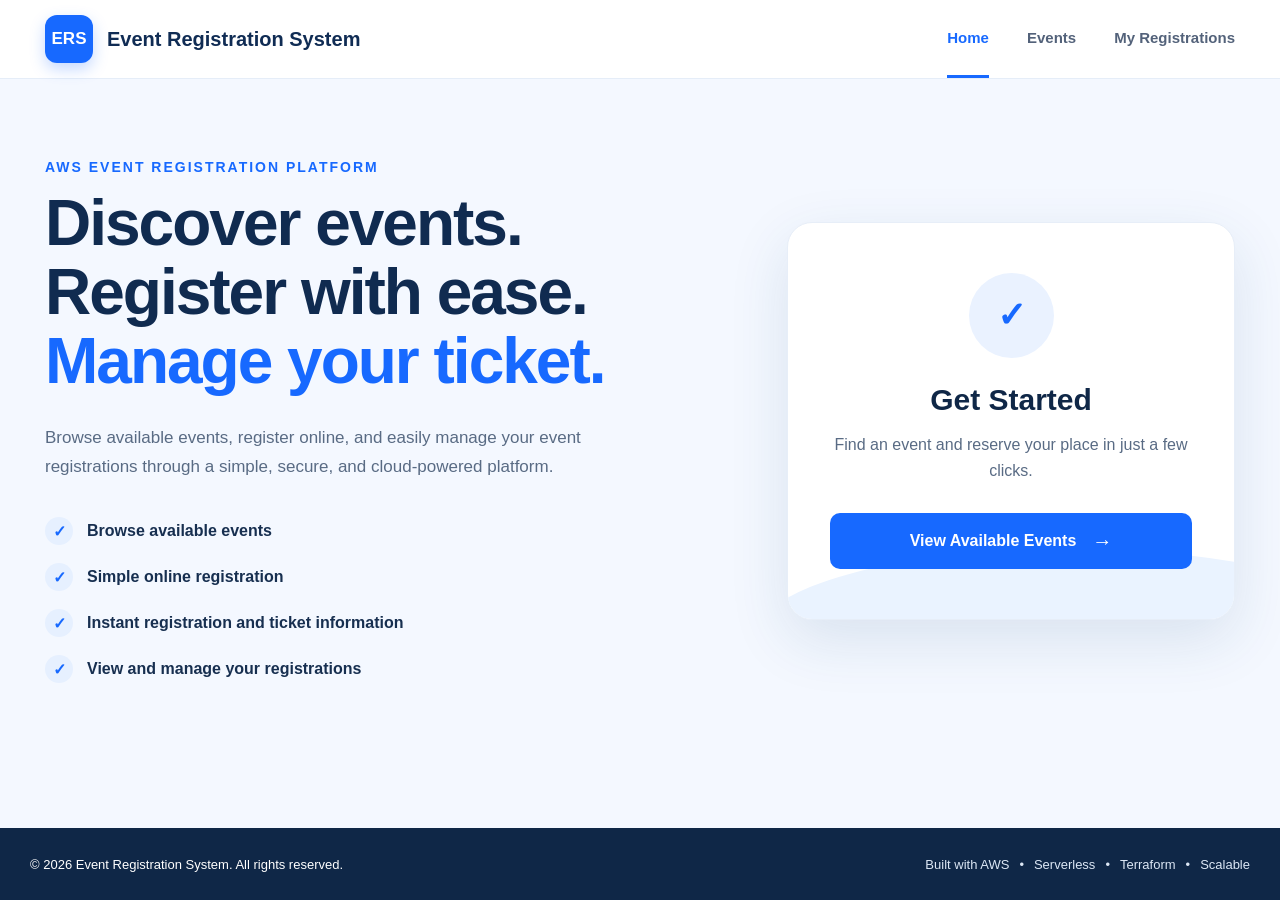
<file: frontend/index.html>
<!DOCTYPE html>
<html lang="en">
<head>
    <meta charset="UTF-8">
    <meta name="viewport" content="width=device-width, initial-scale=1.0">
    <title>Event Registration System</title>
    <link rel="stylesheet" href="css/styles.css">
</head>

<body>

<header class="navbar">
    <div class="nav-container">

        <a href="index.html" class="brand">
            <span class="brand-logo">ERS</span>
            <span>Event Registration System</span>
        </a>

        <nav class="nav-links">
            <a href="index.html" class="active">Home</a>
            <a href="events.html">Events</a>
            <a href="registrations.html">My Registrations</a>
        </nav>

    </div>
</header>


<main>

    <section class="hero">

        <div class="hero-content">

            <p class="eyebrow">AWS EVENT REGISTRATION PLATFORM</p>

            <h1>
                Discover events.<br>
                Register with ease.<br>
                <span>Manage your ticket.</span>
            </h1>

            <p class="hero-description">
                Browse available events, register online, and easily manage
                your event registrations through a simple, secure, and
                cloud-powered platform.
            </p>

            <div class="feature-list">

                <div class="feature-item">
                    <span class="feature-icon">✓</span>
                    <span>Browse available events</span>
                </div>

                <div class="feature-item">
                    <span class="feature-icon">✓</span>
                    <span>Simple online registration</span>
                </div>

                <div class="feature-item">
                    <span class="feature-icon">✓</span>
                    <span>Instant registration and ticket information</span>
                </div>

                <div class="feature-item">
                    <span class="feature-icon">✓</span>
                    <span>View and manage your registrations</span>
                </div>

            </div>

        </div>


        <div class="get-started-card">

            <div class="card-icon">✓</div>

            <h2>Get Started</h2>

            <p>
                Find an event and reserve your place
                in just a few clicks.
            </p>

            <a href="events.html" class="primary-button">
                View Available Events
                <span>→</span>
            </a>

        </div>

    </section>

</main>


<footer class="footer">

    <div>
        © 2026 Event Registration System. All rights reserved.
    </div>

    <div class="footer-right">
        Built with AWS
        <span>•</span>
        Serverless
        <span>•</span>
        Terraform
        <span>•</span>
        Scalable
    </div>

</footer>

</body>
</html>
</file>
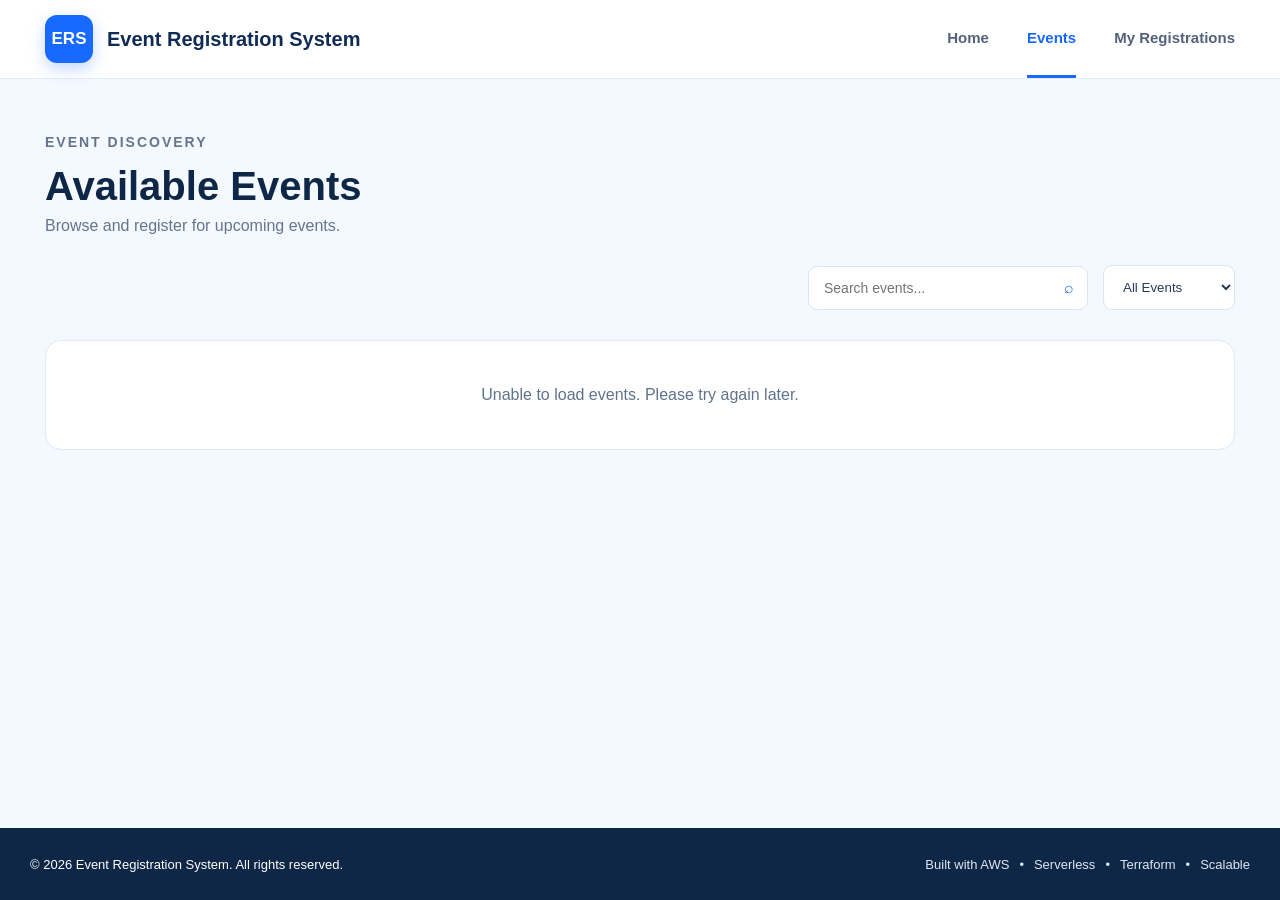
<file: frontend/events.html>
<!DOCTYPE html>
<html lang="en">
<head>
    <meta charset="UTF-8">
    <meta name="viewport" content="width=device-width, initial-scale=1.0">

    <title>Available Events - Event Registration System</title>

    <link rel="stylesheet" href="css/styles.css">
</head>

<body>

<header class="navbar">

    <div class="nav-container">

        <a href="index.html" class="brand">
            <span class="brand-logo">ERS</span>
            <span>Event Registration System</span>
        </a>

        <nav class="nav-links">
            <a href="index.html">Home</a>
            <a href="events.html" class="active">Events</a>
            <a href="registrations.html">My Registrations</a>
        </nav>

    </div>

</header>


<main class="events-page">

    <section class="page-heading">

        <div>

            <p class="eyebrow">EVENT DISCOVERY</p>

            <h1>Available Events</h1>

            <p>
                Browse and register for upcoming events.
            </p>

        </div>

    </section>


    <section class="events-toolbar">

        <div class="search-box">

            <input
                type="text"
                id="eventSearch"
                placeholder="Search events..."
            >

            <span>⌕</span>

        </div>

        <select id="eventFilter">
            <option value="all">All Events</option>
        </select>

    </section>


    <section>

        <div id="events-container" class="events-grid">

            <div class="loading">
                Loading available events...
            </div>

        </div>

    </section>

</main>


<footer class="footer">

    <div>
        © 2026 Event Registration System. All rights reserved.
    </div>

    <div class="footer-right">
        Built with AWS
        <span>•</span>
        Serverless
        <span>•</span>
        Terraform
        <span>•</span>
        Scalable
    </div>

</footer>


<script src="js/config.js"></script>
<script src="js/api.js"></script>
<script src="js/events.js"></script>

</body>
</html>
</file>
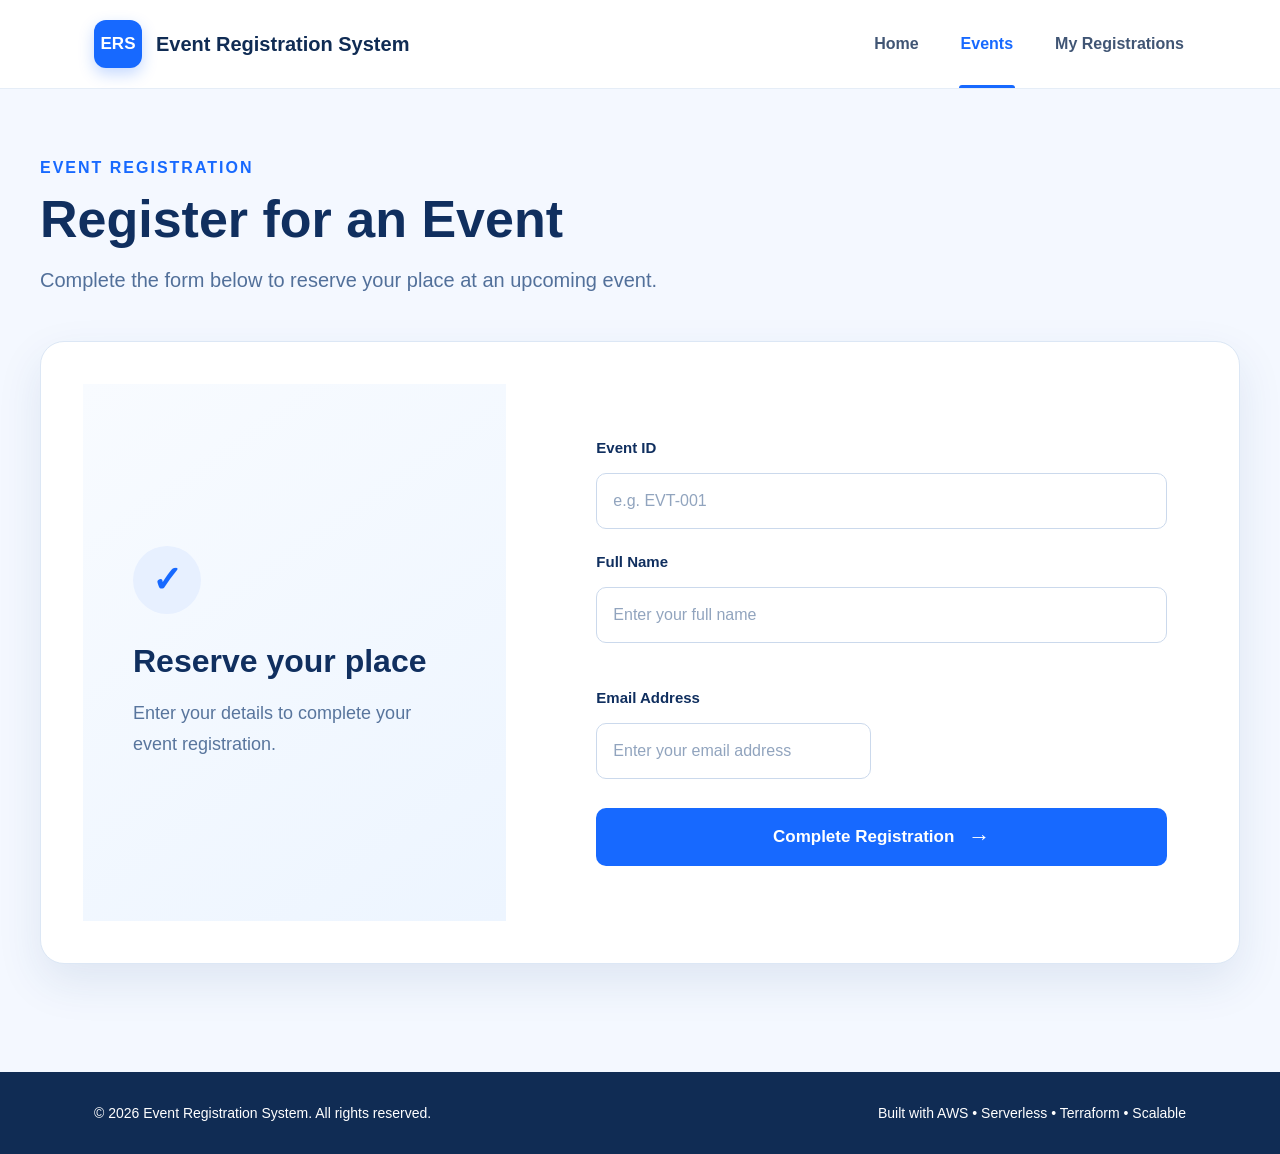
<file: frontend/register.html>
<!DOCTYPE html>
<html lang="en">

<head>
    <meta charset="UTF-8">
    <meta name="viewport" content="width=device-width, initial-scale=1.0">

    <title>Register for Event | Event Registration System</title>

    <link rel="stylesheet" href="css/styles.css">
</head>

<body>

    <!-- HEADER -->
    <header class="site-header">
        <div class="header-inner">

            <a href="index.html" class="brand">
                <div class="brand-logo">ERS</div>
                <span>Event Registration System</span>
            </a>

            <nav class="main-nav">
                <a href="index.html">Home</a>
                <a href="events.html" class="active">Events</a>
                <a href="registrations.html">My Registrations</a>
            </nav>

        </div>
    </header>


    <!-- MAIN CONTENT -->
    <main class="registration-page">

        <div class="registration-container">

            <!-- PAGE INTRO -->
            <section class="registration-intro">

                <span class="section-label">
                    EVENT REGISTRATION
                </span>

                <h1>Register for an Event</h1>

                <p>
                    Complete the form below to reserve your place
                    at an upcoming event.
                </p>

            </section>


            <!-- REGISTRATION CARD -->
            <section class="registration-card">

                <!-- LEFT SIDE -->
                <div class="registration-info">

                    <div class="registration-icon">
                        ✓
                    </div>

                    <h2>Reserve your place</h2>

                    <p>
                        Enter your details to complete
                        your event registration.
                    </p>

                </div>


                <!-- RIGHT SIDE / FORM -->
                <div class="registration-form">

                    <div class="form-group">
                        <label for="event_id">
                            Event ID
                        </label>

                        <input
                            type="text"
                            id="event_id"
                            name="event_id"
                            placeholder="e.g. EVT-001"
                            required
                        >
                    </div>


                    <div class="form-row">

                        <div class="form-group">
                            <label for="full_name">
                                Full Name
                            </label>

                            <input
                                type="text"
                                id="full_name"
                                name="full_name"
                                placeholder="Enter your full name"
                                required
                            >
                        </div>


                        <div class="form-group">
                            <label for="email">
                                Email Address
                            </label>

                            <input
                                type="email"
                                id="email"
                                name="email"
                                placeholder="Enter your email address"
                                required
                            >
                        </div>

                    </div>


                    <button
                        type="button"
                        class="registration-submit"
                        onclick="registerEvent()"
                    >
                        <span>Complete Registration</span>
                        <span class="button-arrow">→</span>
                    </button>


                    <!-- API RESPONSE -->
                    <div
                        id="registration-message"
                        class="registration-message"
                    ></div>

                </div>

            </section>

        </div>

    </main>


    <!-- FOOTER -->
    <footer class="site-footer">

        <div class="footer-inner">

            <p>
                © 2026 Event Registration System.
                All rights reserved.
            </p>

            <p>
                Built with AWS
                <span>•</span>
                Serverless
                <span>•</span>
                Terraform
                <span>•</span>
                Scalable
            </p>

        </div>

    </footer>


    <!-- JAVASCRIPT -->
    <script src="js/config.js"></script>
    <script src="js/api.js"></script>
    <script src="js/register.js"></script>

</body>

</html>
</file>
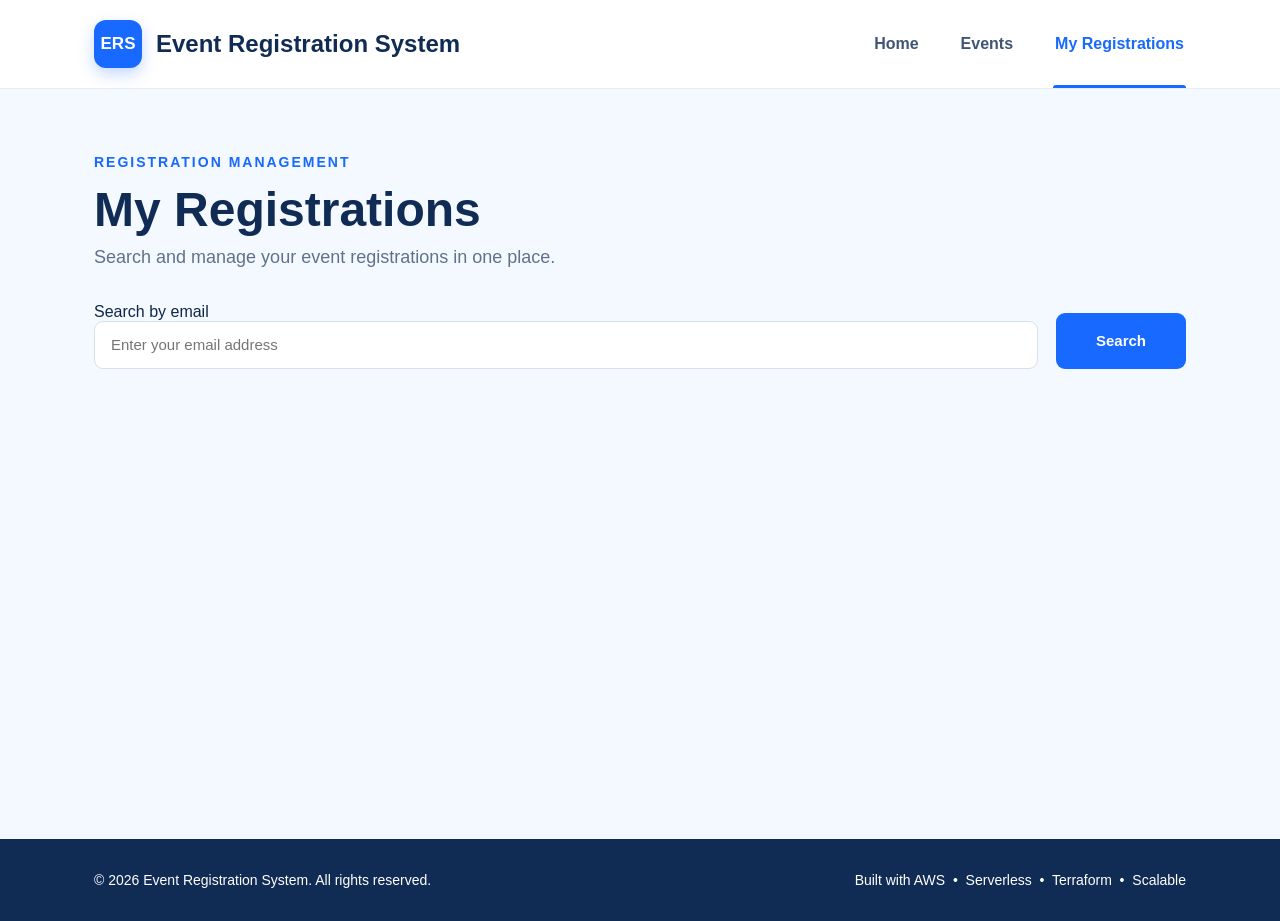
<file: frontend/registrations.html>
<!DOCTYPE html>
<html lang="en">

<head>
    <meta charset="UTF-8">
    <meta name="viewport" content="width=device-width, initial-scale=1.0">

    <title>My Registrations | Event Registration System</title>

    <link rel="stylesheet" href="css/styles.css">
</head>

<body>

<header class="site-header">

    <div class="header-inner">

        <a href="index.html" class="brand">
            <span class="brand-logo">ERS</span>
            <span class="brand-name">Event Registration System</span>
        </a>

        <nav class="main-nav">
            <a href="index.html">Home</a>
            <a href="events.html">Events</a>
            <a href="registrations.html" class="active">
                My Registrations
            </a>
        </nav>

    </div>

</header>


<main class="registrations-page">

    <section class="page-hero">

        <div class="page-hero-content">

            <span class="eyebrow">
                REGISTRATION MANAGEMENT
            </span>

            <h1>
                My Registrations
            </h1>

            <p>
                Search and manage your event registrations in one place.
            </p>

        </div>

    </section>


    <section class="registration-search">

        <div class="search-content">

            <div class="search-field">

                <label for="email">
                    Search by email
                </label>

                <input
                    type="email"
                    id="email"
                    placeholder="Enter your email address"
                >

            </div>

            <button
                type="button"
                class="primary-button"
                onclick="loadRegistrations()"
            >
                Search
            </button>

        </div>

    </section>


    <section class="registrations-results">

        <div id="registrations-container">

        </div>

    </section>

</main>


<footer class="site-footer">

    <div class="footer-inner">

        <span>
            © 2026 Event Registration System. All rights reserved.
        </span>

        <span>
            Built with AWS&nbsp; &bull; &nbsp;Serverless&nbsp; &bull; &nbsp;Terraform&nbsp; &bull; &nbsp;Scalable
        </span>

    </div>

</footer>


<script src="js/config.js"></script>
<script src="js/api.js"></script>
<script src="js/registrations.js"></script>

</body>

</html>
</file>
<file: frontend/css/styles.css>
/* =========================================
   GLOBAL
========================================= */

* {
    box-sizing: border-box;
    margin: 0;
    padding: 0;
}

body {
    font-family: Arial, Helvetica, sans-serif;
    background: #f4f8ff;
    color: #0f2747;
    min-height: 100vh;
    display: flex;
    flex-direction: column;
}

a {
    text-decoration: none;
    color: inherit;
}

main {
    flex: 1;
}


/* =========================================
   NAVIGATION
========================================= */

.navbar {
    background: #ffffff;
    border-bottom: 1px solid #e5edf8;
    position: relative;
    z-index: 10;
}

.nav-container {
    max-width: 1250px;
    margin: auto;
    height: 78px;
    padding: 0 30px;

    display: flex;
    align-items: center;
    justify-content: space-between;
}

.brand {
    display: flex;
    align-items: center;
    gap: 14px;

    font-size: 20px;
    font-weight: 700;
    color: #102b50;
}

.brand-logo {
    width: 42px;
    height: 42px;

    display: flex;
    align-items: center;
    justify-content: center;

    background: #1769ff;
    color: white;

    border-radius: 10px;

    font-size: 15px;
    font-weight: 800;

    box-shadow: 0 6px 15px rgba(23, 105, 255, 0.25);
}

.nav-links {
    display: flex;
    align-items: center;
    gap: 38px;
    height: 100%;
}

.nav-links a {
    height: 100%;

    display: flex;
    align-items: center;

    font-size: 15px;
    font-weight: 600;

    color: #53627a;

    border-bottom: 3px solid transparent;

    transition: 0.2s ease;
}

.nav-links a:hover {
    color: #1769ff;
}

.nav-links a.active {
    color: #1769ff;
    border-bottom-color: #1769ff;
}


/* =========================================
   HOME PAGE
========================================= */

.hero {
    max-width: 1250px;
    margin: auto;

    min-height: 650px;

    padding: 80px 30px;

    display: grid;
    grid-template-columns: 1.2fr 0.8fr;
    gap: 70px;

    align-items: center;
}

.hero-content {
    max-width: 650px;
}

.eyebrow {
    color: #1769ff;
    font-size: 13px;
    font-weight: 800;
    letter-spacing: 1.5px;
    margin-bottom: 20px;
}

.hero h1 {
    font-size: clamp(42px, 5vw, 68px);
    line-height: 1.08;

    letter-spacing: -2px;

    margin-bottom: 28px;

    color: #102b50;
}

.hero h1 span {
    color: #1769ff;
}

.hero-description {
    max-width: 610px;

    font-size: 17px;
    line-height: 1.7;

    color: #596b84;

    margin-bottom: 35px;
}

.feature-list {
    display: flex;
    flex-direction: column;
    gap: 18px;
}

.feature-item {
    display: flex;
    align-items: center;
    gap: 14px;

    font-weight: 600;
    color: #172f50;
}

.feature-icon {
    width: 28px;
    height: 28px;

    display: flex;
    align-items: center;
    justify-content: center;

    border-radius: 50%;

    background: #e6f0ff;
    color: #1769ff;

    font-weight: 900;
}


/* =========================================
   GET STARTED CARD
========================================= */

.get-started-card {
    background: white;

    border-radius: 25px;

    padding: 50px 42px;

    text-align: center;

    box-shadow:
        0 20px 60px rgba(26, 70, 120, 0.12);

    border: 1px solid #e7eef8;

    position: relative;

    overflow: hidden;
}

.get-started-card::after {
    content: "";

    position: absolute;

    bottom: -100px;
    left: -30px;

    width: 140%;
    height: 170px;

    background: #eaf3ff;

    border-radius: 50% 50% 0 0;
}

.card-icon {
    width: 85px;
    height: 85px;

    margin: auto auto 25px;

    border-radius: 50%;

    background: #eaf2ff;
    color: #1769ff;

    display: flex;
    align-items: center;
    justify-content: center;

    font-size: 35px;
    font-weight: 900;
}

.get-started-card h2 {
    font-size: 30px;
    margin-bottom: 15px;
}

.get-started-card p {
    color: #596b84;
    line-height: 1.6;
    margin-bottom: 30px;
}

.primary-button {
    position: relative;
    z-index: 2;

    width: 100%;
    min-height: 56px;

    display: flex;
    align-items: center;
    justify-content: center;

    gap: 12px;

    padding: 0 24px;

    border-radius: 10px;
    border: none;

    background: #1769ff;
    color: #ffffff;

    font-size: 16px;
    font-weight: 700;

    text-decoration: none;
    white-space: nowrap;

    cursor: pointer;

    transition: 0.2s ease;
}

.primary-button:hover {
    background: #0754dc;
    transform: translateY(-2px);
}


/* =========================================
   EVENTS PAGE
========================================= */

.events-page {
    max-width: 1250px;
    margin: auto;

    width: 100%;

    padding: 55px 30px 80px;
}

.page-heading {
    margin-bottom: 30px;
}

.page-heading h1 {
    font-size: 40px;
    margin-bottom: 8px;
}

.page-heading p {
    color: #65758c;
}


/* =========================================
   EVENTS TOOLBAR
========================================= */

.events-toolbar {
    display: flex;
    justify-content: flex-end;
    align-items: center;

    gap: 15px;

    margin-bottom: 30px;
}

.search-box {
    position: relative;
    width: 280px;
}

.search-box input {
    width: 100%;

    padding: 13px 42px 13px 15px;

    border: 1px solid #dce5f1;
    border-radius: 9px;

    outline: none;

    background: white;

    font-size: 14px;
}

.search-box input:focus {
    border-color: #1769ff;
    box-shadow: 0 0 0 3px rgba(23, 105, 255, 0.1);
}

.search-box span {
    position: absolute;

    right: 14px;
    top: 50%;

    transform: translateY(-50%);

    color: #1769ff;
}

.events-toolbar select {
    padding: 13px 35px 13px 15px;

    border: 1px solid #dce5f1;
    border-radius: 9px;

    background: white;

    color: #273b57;

    outline: none;
}


/* =========================================
   EVENTS GRID
========================================= */

.events-grid {
    display: grid;

    grid-template-columns:
        repeat(3, minmax(0, 1fr));

    gap: 22px;
}


/* =========================================
   EVENT CARD
========================================= */

.event-card {
    background: white;

    border: 1px solid #e4ebf4;

    border-radius: 15px;

    overflow: hidden;

    box-shadow:
        0 8px 25px rgba(28, 66, 110, 0.07);

    transition: 0.2s ease;

    display: flex;
    flex-direction: column;
}

.event-card:hover {
    transform: translateY(-5px);

    box-shadow:
        0 15px 35px rgba(28, 66, 110, 0.12);
}



.event-content {
    padding: 22px;

    display: flex;
    flex-direction: column;

    flex: 1;
}

.event-content h2 {
    font-size: 19px;

    color: #122c50;

    margin-bottom: 10px;
}

.event-description {
    color: #65758c;

    font-size: 14px;

    line-height: 1.55;

    margin-bottom: 18px;
}

.event-info {
    display: flex;
    flex-direction: column;
    gap: 8px;

    color: #475b75;

    font-size: 13px;

    margin-bottom: 15px;
}

.event-id {
    display: inline-block;

    align-self: flex-start;

    padding: 5px 9px;

    border: 1px solid #1769ff;

    border-radius: 5px;

    color: #1769ff;

    font-size: 11px;

    font-weight: 700;

    margin-bottom: 20px;
}

.register-button {
    margin-top: auto;

    display: flex;
    align-items: center;
    justify-content: center;

    padding: 12px;

    border: 1px solid #1769ff;

    border-radius: 8px;

    color: #1769ff;

    font-weight: 700;

    background: white;

    transition: 0.2s ease;
}

.register-button:hover {
    background: #1769ff;
    color: white;
}


/* =========================================
   LOADING / EMPTY
========================================= */

.loading,
.empty-state {
    grid-column: 1 / -1;

    background: white;

    padding: 50px;

    text-align: center;

    border-radius: 15px;

    color: #65758c;
}


/* =========================================
   FOOTER
========================================= */

.footer {
    background: #0f2747;

    color: white;

    min-height: 72px;

    padding: 20px 30px;

    display: flex;

    align-items: center;
    justify-content: space-between;

    gap: 20px;

    font-size: 13px;
}

.footer-right {
    display: flex;
    gap: 10px;

    color: #dce7f5;
}


/* =========================================
   RESPONSIVE
========================================= */

@media (max-width: 900px) {

    .hero {
        grid-template-columns: 1fr;

        gap: 40px;

        padding-top: 50px;
    }

    .hero-content {
        max-width: 100%;
    }

    .events-grid {
        grid-template-columns: repeat(2, 1fr);
    }

}


@media (max-width: 650px) {

    .nav-container {
        height: auto;

        padding-top: 18px;
        padding-bottom: 18px;

        flex-direction: column;

        gap: 18px;
    }

    .nav-links {
        gap: 20px;

        height: 45px;
    }

    .hero {
        padding: 45px 20px;
    }

    .hero h1 {
        font-size: 42px;
    }

    .events-page {
        padding: 40px 20px;
    }

    .events-toolbar {
        flex-direction: column;
        align-items: stretch;
    }

    .search-box {
        width: 100%;
    }

    .events-grid {
        grid-template-columns: 1fr;
    }

    .footer {
        flex-direction: column;
        text-align: center;
    }

    .footer-right {
        flex-wrap: wrap;
        justify-content: center;
    }

}
/* =========================================================
   MY REGISTRATIONS PAGE
   ========================================================= */

.registrations-page {
    min-height: calc(100vh - 150px);
    background: #f4f8ff;
    padding-bottom: 70px;
}


/* ---------- Page Hero ---------- */

.page-hero {
    max-width: 1140px;
    margin: 0 auto;
    padding: 65px 24px 35px;
}

.page-hero-content {
    max-width: 700px;
}

.eyebrow {
    display: block;
    margin-bottom: 14px;
    color: #1769ff;
    font-size: 14px;
    font-weight: 700;
    letter-spacing: 2px;
}

.page-hero h1 {
    margin: 0 0 10px;
    color: #102c54;
    font-size: 48px;
    line-height: 1.1;
}

.page-hero p {
    margin: 0;
    color: #60728b;
    font-size: 18px;
}


/* ---------- Search ---------- */

.registration-search {
    max-width: 1140px;
    margin: 0 auto 35px;
    padding: 0 24px;
}

.search-content {
    display: flex;
    align-items: flex-end;
    gap: 18px;
}

.search-field {
    flex: 1;
    min-width: 0;
}

.search-field input {
    display: block;
    width: 100%;
    height: 48px;
    box-sizing: border-box;

    padding: 0 16px;

    border: 1px solid #d6e0ee;
    border-radius: 9px;

    background: #ffffff;
    color: #102c54;

    font-size: 15px;
}

.primary-button {
    flex: 0 0 auto;
    width: 130px;
    height: 48px;

    padding: 0 24px;

    border: none;
    border-radius: 9px;

    background: #1769ff;
    color: #ffffff;

    font-size: 15px;
    font-weight: 700;

    cursor: pointer;
}

.primary-button:hover {
    background: #0d58df;
    transform: translateY(-1px);
}


/* ---------- Results ---------- */

.registrations-results {
    max-width: 1140px;
    margin: 0 auto;
    padding: 0 24px;
}


/* ---------- Registration Cards ---------- */

.registration-card {
    display: grid;
    grid-template-columns: 1.5fr 1fr 0.8fr;

    gap: 30px;

    margin-bottom: 18px;
    padding: 28px;

    background: #ffffff;

    border: 1px solid #e1e9f5;
    border-radius: 16px;

    box-shadow: 0 6px 20px rgba(16, 44, 84, 0.06);
}

.registration-card h2,
.registration-card h3 {
    margin-top: 0;
    color: #102c54;
}

.registration-card p {
    color: #60728b;
    line-height: 1.6;
}

.registration-details {
    border-left: 1px solid #e3eaf4;
    padding-left: 25px;
}

.registration-status {
    display: inline-block;

    padding: 6px 12px;

    border-radius: 20px;

    background: #e3f8ec;
    color: #16834b;

    font-size: 13px;
    font-weight: 700;
}

.cancel-button {
    margin-top: 20px;

    padding: 10px 18px;

    border: 1px solid #ef5350;
    border-radius: 8px;

    background: #ffffff;
    color: #d9302f;

    font-weight: 700;

    cursor: pointer;
}

.cancel-button:hover {
    background: #fff1f1;
}


/* ---------- Empty / Loading State ---------- */

.empty-state,
.loading-state {
    padding: 45px;

    background: #ffffff;

    border: 1px solid #e1e9f5;
    border-radius: 16px;

    text-align: center;

    color: #60728b;
    font-size: 16px;
}


/* ---------- Footer ---------- */

.site-footer {
    background: #102c54;
    color: #ffffff;
}

.footer-inner {
    max-width: 1140px;
    min-height: 82px;

    margin: 0 auto;
    padding: 20px 24px;

    display: flex;
    align-items: center;
    justify-content: space-between;

    gap: 20px;

    font-size: 14px;
}


/* ---------- Responsive ---------- */

@media (max-width: 800px) {

    .header-inner {
        flex-direction: column;
        gap: 15px;
    }

    .main-nav {
        width: 100%;
        justify-content: center;
    }

    .page-hero h1 {
        font-size: 38px;
    }

    .search-content {
        flex-direction: column;
        align-items: stretch;
    }

    .primary-button {
        width: 100%;
    }

    .registration-card {
        grid-template-columns: 1fr;
    }

    .registration-details {
        border-left: none;
        border-top: 1px solid #e3eaf4;
        padding-left: 0;
        padding-top: 20px;
    }

    .footer-inner {
        flex-direction: column;
        text-align: center;
    }
}
/* =========================================================
   HEADER
   ========================================================= */

.site-header {
    width: 100%;
    background: #ffffff;
    border-bottom: 1px solid #e5edf7;
}

.header-inner {
    max-width: 1140px;
    height: 88px;
    margin: 0 auto;
    padding: 0 24px;

    display: flex;
    align-items: center;
    justify-content: space-between;
}

/* Logo + title */

.brand {
    display: flex;
    align-items: center;
    gap: 14px;

    text-decoration: none;
    color: #102c54;
}

.brand-logo {
    width: 48px;
    height: 48px;

    display: flex;
    align-items: center;
    justify-content: center;

    border-radius: 12px;

    background: #1769ff;
    color: #ffffff;

    font-size: 17px;
    font-weight: 800;

    box-shadow: 0 6px 15px rgba(23, 105, 255, 0.25);
}

.brand-name {
    font-size: 24px;
    font-weight: 700;
    white-space: nowrap;
}

/* Navigation */

.main-nav {
    display: flex;
    align-items: center;
    gap: 38px;

    height: 100%;
}

.main-nav a {
    position: relative;

    display: flex;
    align-items: center;

    height: 100%;

    padding: 0 2px;

    text-decoration: none;

    color: #405574;

    font-size: 16px;
    font-weight: 600;

    transition: color 0.2s ease;
}

.main-nav a:hover {
    color: #1769ff;
}

/* Active page */

.main-nav a.active {
    color: #1769ff;
}

.main-nav a.active::after {
    content: "";

    position: absolute;

    left: 0;
    right: 0;
    bottom: 0;

    height: 3px;

    background: #1769ff;
    border-radius: 3px 3px 0 0;
}


/* Mobile */

@media (max-width: 800px) {

    .header-inner {
        height: auto;
        padding: 16px 20px;

        flex-direction: column;
        gap: 15px;
    }

    .brand-name {
        font-size: 20px;
    }

    .main-nav {
        height: 45px;
        gap: 24px;
    }

    .main-nav a {
        height: 45px;
    }
}
/* =========================================================
   HOME - VIEW AVAILABLE EVENTS BUTTON
   ========================================================= */

.get-started-card .primary-button {
    width: 100%;
    height: 54px;

    display: flex;
    align-items: center;
    justify-content: center;

    gap: 12px;

    padding: 0 22px;

    background: #1769ff;
    color: #ffffff;

    border: none;
    border-radius: 10px;

    font-size: 16px;
    font-weight: 700;

    text-decoration: none;
    white-space: nowrap;

    cursor: pointer;

    box-shadow: none;

    transition:
        background 0.2s ease,
        transform 0.2s ease;
}

.get-started-card .primary-button:hover {
    background: #0754dc;
    color: #ffffff;

    transform: translateY(-2px);
}

.get-started-card .primary-button span:first-child {
    font-size: 19px;
}

.get-started-card .primary-button span:last-child {
    font-size: 20px;
    margin-left: 4px;
}
/* =========================================================
   REGISTER FOR EVENT PAGE
   ========================================================= */

.registration-page {
    min-height: calc(100vh - 150px);

    padding: 70px 24px 90px;

    background: #f4f8ff;
}


.registration-container {
    width: min(900px, 100%);

    margin: 0 auto;
}


.registration-header {
    margin-bottom: 35px;
}


.registration-header .eyebrow {
    display: block;

    margin-bottom: 12px;

    color: #1769ff;

    font-size: 14px;
    font-weight: 800;

    letter-spacing: 2px;
}


.registration-header h1 {
    margin: 0 0 12px;

    color: #102a56;

    font-size: 48px;
    line-height: 1.1;
}


.registration-header p {
    margin: 0;

    max-width: 650px;

    color: #58708f;

    font-size: 18px;
    line-height: 1.6;
}


/* Registration card */

.registration-card {
    background: #ffffff;

    border: 1px solid #dce7f5;

    border-radius: 18px;

    padding: 42px;

    box-shadow: 0 12px 35px rgba(20, 55, 100, 0.08);
}


.registration-icon {
    width: 58px;
    height: 58px;

    display: flex;
    align-items: center;
    justify-content: center;

    margin-bottom: 20px;

    border-radius: 50%;

    background: #eaf2ff;

    color: #1769ff;

    font-size: 25px;
    font-weight: 800;
}


.registration-card h2 {
    margin: 0 0 8px;

    color: #102a56;

    font-size: 28px;
}


.registration-description {
    margin: 0 0 30px;

    color: #58708f;

    font-size: 16px;
    line-height: 1.6;
}


/* Form */

#registration-form {
    display: grid;

    grid-template-columns: 1fr 1fr;

    gap: 24px;
}


.form-group {
    display: flex;

    flex-direction: column;

    gap: 8px;
}


.form-group:first-child {
    grid-column: 1 / -1;
}


.form-group label {
    color: #102a56;

    font-size: 14px;

    font-weight: 700;
}


.form-group input {
    width: 100%;

    height: 52px;

    box-sizing: border-box;

    padding: 0 16px;

    border: 1px solid #d4e0ef;

    border-radius: 9px;

    background: #ffffff;

    color: #102a56;

    font-size: 16px;

    outline: none;

    transition:
        border-color 0.2s ease,
        box-shadow 0.2s ease;
}


.form-group input::placeholder {
    color: #8a9bb0;
}


.form-group input:focus {
    border-color: #1769ff;

    box-shadow: 0 0 0 3px rgba(23, 105, 255, 0.12);
}


/* Register button */

.registration-button {
    grid-column: 1 / -1;

    width: 100%;

    height: 54px;

    display: flex;

    align-items: center;
    justify-content: center;

    gap: 12px;

    margin-top: 5px;

    border: none;

    border-radius: 10px;

    background: #1769ff;

    color: #ffffff;

    font-size: 16px;

    font-weight: 700;

    cursor: pointer;

    transition:
        background 0.2s ease,
        transform 0.2s ease;
}


.registration-button:hover {
    background: #0754dc;

    transform: translateY(-1px);
}


.registration-button span {
    font-size: 20px;
}


/* Registration response */

#registration-message {
    margin-top: 20px;
}


#registration-message:empty {
    display: none;
}


/* Mobile */

@media (max-width: 700px) {

    .registration-page {
        padding: 45px 18px 70px;
    }


    .registration-header h1 {
        font-size: 36px;
    }


    .registration-card {
        padding: 28px 22px;
    }


    #registration-form {
        grid-template-columns: 1fr;
    }


    .form-group:first-child,
    .registration-button {
        grid-column: auto;
    }

}
/* =========================================================
   REGISTRATION PAGE
   ========================================================= */

.registration-page {
    min-height: calc(100vh - 150px);
    padding: 70px 24px 90px;
    background: #f4f8ff;
}

.registration-container {
    width: 100%;
    max-width: 1200px;
    margin: 0 auto;
}


/* ---------- PAGE INTRO ---------- */

.registration-intro {
    margin-bottom: 45px;
}

.registration-intro .section-label {
    display: block;
    margin-bottom: 14px;

    color: #1769ff;
    font-size: 16px;
    font-weight: 800;
    letter-spacing: 2px;
    text-transform: uppercase;
}

.registration-intro h1 {
    margin: 0 0 16px;

    color: #102f5f;
    font-size: 52px;
    line-height: 1.1;
    font-weight: 800;
}

.registration-intro p {
    margin: 0;

    color: #52709a;
    font-size: 20px;
    line-height: 1.6;
}


/* ---------- REGISTRATION CARD ---------- */

.registration-card {
    display: grid;
    grid-template-columns: 38% 62%;

    width: 100%;

    background: #ffffff;

    border: 1px solid #dce7f5;
    border-radius: 24px;

    box-shadow: 0 18px 45px rgba(28, 73, 128, 0.10);

    overflow: hidden;
}


/* ---------- LEFT INFORMATION ---------- */

.registration-info {
    padding: 55px 50px;

    background: linear-gradient(
        145deg,
        #f8fbff 0%,
        #edf5ff 100%
    );

    display: flex;
    flex-direction: column;
    justify-content: center;
}

.registration-icon {
    width: 68px;
    height: 68px;

    display: flex;
    align-items: center;
    justify-content: center;

    margin-bottom: 28px;

    border-radius: 50%;

    background: #e7f0ff;

    color: #1769ff;

    font-size: 36px;
    font-weight: 700;
}

.registration-info h2 {
    margin: 0 0 18px;

    color: #102f5f;

    font-size: 32px;
    line-height: 1.2;
    font-weight: 800;
}

.registration-info p {
    max-width: 330px;

    margin: 0;

    color: #58759d;

    font-size: 18px;
    line-height: 1.7;
}


/* ---------- FORM ---------- */

.registration-form {
    padding: 55px 60px;

    display: flex;
    flex-direction: column;
    justify-content: center;
}

.form-group {
    width: 100%;
    margin-bottom: 24px;
}

.form-group label {
    display: block;

    margin-bottom: 9px;

    color: #102f5f;

    font-size: 15px;
    font-weight: 700;
}

.form-group input {
    width: 100%;
    height: 56px;

    padding: 0 16px;

    box-sizing: border-box;

    border: 1px solid #cbd9ec;
    border-radius: 10px;

    background: #ffffff;

    color: #102f5f;

    font-family: inherit;
    font-size: 16px;

    outline: none;

    transition:
        border-color 0.2s ease,
        box-shadow 0.2s ease;
}

.form-group input::placeholder {
    color: #91a4be;
}

.form-group input:focus {
    border-color: #1769ff;

    box-shadow:
        0 0 0 3px rgba(23, 105, 255, 0.12);
}


/* ---------- TWO COLUMN FORM ---------- */

.form-row {
    display: grid;
    grid-template-columns: 1fr 1fr;

    gap: 22px;

    width: 100%;
}


/* ---------- SUBMIT BUTTON ---------- */

.registration-submit {
    width: 100%;
    height: 58px;

    margin-top: 5px;

    display: flex;
    align-items: center;
    justify-content: center;

    gap: 14px;

    border: none;
    border-radius: 10px;

    background: #1769ff;
    color: #ffffff;

    font-family: inherit;
    font-size: 17px;
    font-weight: 700;

    cursor: pointer;

    transition:
        background 0.2s ease,
        transform 0.2s ease,
        box-shadow 0.2s ease;
}

.registration-submit:hover {
    background: #0757e8;

    box-shadow:
        0 8px 20px rgba(23, 105, 255, 0.25);

    transform: translateY(-1px);
}

.registration-submit:active {
    transform: translateY(0);
}

.button-arrow {
    font-size: 22px;
    line-height: 1;
}


/* ---------- RESPONSE MESSAGE ---------- */

.registration-message {
    display: none;

    margin-top: 20px;
    padding: 15px 18px;

    border-radius: 10px;

    font-size: 15px;
    line-height: 1.5;
}

.registration-message.success {
    display: block;

    background: #e9f8ef;
    border: 1px solid #b8e5c7;

    color: #18733a;
}

.registration-message.error {
    display: block;

    background: #fff0ee;
    border: 1px solid #f3c5be;

    color: #b42318;
}


/* =========================================================
   RESPONSIVE DESIGN
   ========================================================= */

@media (max-width: 900px) {

    .registration-card {
        grid-template-columns: 1fr;
    }

    .registration-info {
        padding: 40px;
    }

    .registration-info p {
        max-width: 100%;
    }

    .registration-form {
        padding: 40px;
    }

}


@media (max-width: 650px) {

    .registration-page {
        padding: 45px 16px 70px;
    }

    .registration-intro h1 {
        font-size: 38px;
    }

    .registration-intro p {
        font-size: 17px;
    }

    .registration-card {
        border-radius: 18px;
    }

    .registration-info {
        padding: 32px 25px;
    }

    .registration-form {
        padding: 32px 25px;
    }

    .form-row {
        grid-template-columns: 1fr;
        gap: 0;
    }

}
/* =========================================================
   MY REGISTRATIONS - RESULTS DISPLAY
   ========================================================= */

.registrations-heading {
    margin-bottom: 22px;
}

.registrations-heading h2 {
    display: flex;
    align-items: center;
    gap: 10px;

    margin: 0 0 6px;

    color: #102c54;
    font-size: 28px;
    font-weight: 700;
}

.registrations-heading p {
    margin: 0;
    color: #60728b;
    font-size: 15px;
}

.registration-count {
    display: inline-flex;
    align-items: center;
    justify-content: center;

    min-width: 30px;
    height: 30px;

    padding: 0 9px;

    border-radius: 20px;

    background: #e8f0ff;
    color: #1769ff;

    font-size: 14px;
    font-weight: 700;
}


/* ---------- Registration Card ---------- */

.registration-result-card {
    display: grid;
    grid-template-columns: 1.1fr 1.7fr auto;

    gap: 30px;

    margin-bottom: 18px;
    padding: 28px;

    background: #ffffff;

    border: 1px solid #e1e9f5;
    border-radius: 16px;

    box-shadow: 0 6px 20px rgba(16, 44, 84, 0.06);

    transition:
        transform 0.2s ease,
        box-shadow 0.2s ease;
}

.registration-result-card:hover {
    transform: translateY(-2px);

    box-shadow:
        0 10px 28px rgba(16, 44, 84, 0.10);
}


/* ---------- Event Information ---------- */

.registration-result-info {
    display: flex;
    flex-direction: column;
    justify-content: center;
}

.registration-event-label {
    display: inline-block;

    margin-bottom: 8px;

    color: #1769ff;

    font-size: 11px;
    font-weight: 800;

    letter-spacing: 1.5px;
}

.registration-result-info h3 {
    margin: 0 0 8px;

    color: #102c54;

    font-size: 24px;
    font-weight: 700;
}

.registration-result-info p {
    margin: 0;

    color: #60728b;

    font-size: 14px;
    line-height: 1.5;
}


/* ---------- Registration Details ---------- */

.registration-result-details {
    display: grid;

    grid-template-columns: repeat(2, minmax(0, 1fr));

    gap: 18px 25px;

    padding-left: 28px;

    border-left: 1px solid #e3eaf4;
}

.registration-result-details > div {
    display: flex;
    flex-direction: column;

    gap: 5px;
}

.registration-result-details span {
    color: #7a8ba3;

    font-size: 12px;
    font-weight: 600;

    text-transform: uppercase;
    letter-spacing: 0.5px;
}

.registration-result-details strong {
    color: #102c54;

    font-size: 14px;
    font-weight: 700;

    word-break: break-word;
}


/* ---------- Status ---------- */

.status-confirmed {
    display: inline-flex !important;
    align-items: center;

    width: fit-content;

    padding: 5px 11px;

    border-radius: 20px;

    background: #e3f8ec;

    color: #16834b !important;

    font-size: 12px !important;
    font-weight: 700 !important;
}


/* ---------- Actions ---------- */

.registration-result-actions {
    display: flex;

    align-items: center;
    justify-content: center;
}

.cancel-registration-btn {
    padding: 10px 16px;

    border: 1px solid #ef5350;
    border-radius: 8px;

    background: #ffffff;

    color: #d9302f;

    font-size: 13px;
    font-weight: 700;

    cursor: pointer;

    white-space: nowrap;

    transition:
        background 0.2s ease,
        color 0.2s ease,
        transform 0.2s ease;
}

.cancel-registration-btn:hover {
    background: #fff1f1;

    transform: translateY(-1px);
}


/* ---------- Empty State ---------- */

.registration-empty {
    padding: 45px 30px;

    background: #ffffff;

    border: 1px solid #e1e9f5;
    border-radius: 16px;

    text-align: center;

    box-shadow: 0 6px 20px rgba(16, 44, 84, 0.04);
}

.registration-empty h3 {
    margin: 0 0 8px;

    color: #102c54;

    font-size: 20px;
}

.registration-empty p {
    margin: 0;

    color: #60728b;

    font-size: 15px;
}


/* ---------- Loading ---------- */

.registration-loading {
    padding: 35px;

    background: #ffffff;

    border: 1px solid #e1e9f5;
    border-radius: 16px;

    text-align: center;

    color: #60728b;

    font-size: 15px;
}


/* ---------- Error Message ---------- */

.registration-message {
    padding: 15px 18px;

    border-radius: 10px;

    font-size: 14px;
}

.registration-message.error {
    background: #fff1f1;

    border: 1px solid #f5c2c2;

    color: #c62828;
}


/* =========================================================
   MY REGISTRATIONS - RESPONSIVE
   ========================================================= */

@media (max-width: 900px) {

    .registration-result-card {
        grid-template-columns: 1fr;

        gap: 22px;
    }

    .registration-result-details {
        padding-left: 0;

        padding-top: 22px;

        border-left: none;
        border-top: 1px solid #e3eaf4;
    }

    .registration-result-actions {
        justify-content: flex-start;
    }

}


@media (max-width: 600px) {

    .page-hero {
        padding: 45px 20px 30px;
    }

    .page-hero h1 {
        font-size: 38px;
    }

    .registration-search {
        padding: 0 20px;
    }

    .registrations-results {
        padding: 0 20px;
    }

    .search-content {
        flex-direction: column;
        align-items: stretch;
    }

    .primary-button {
        width: 100%;
    }

    .registration-result-card {
        padding: 22px;
    }

    .registration-result-details {
        grid-template-columns: 1fr;
    }

    .cancel-registration-btn {
        width: 100%;
    }

}
</file>
